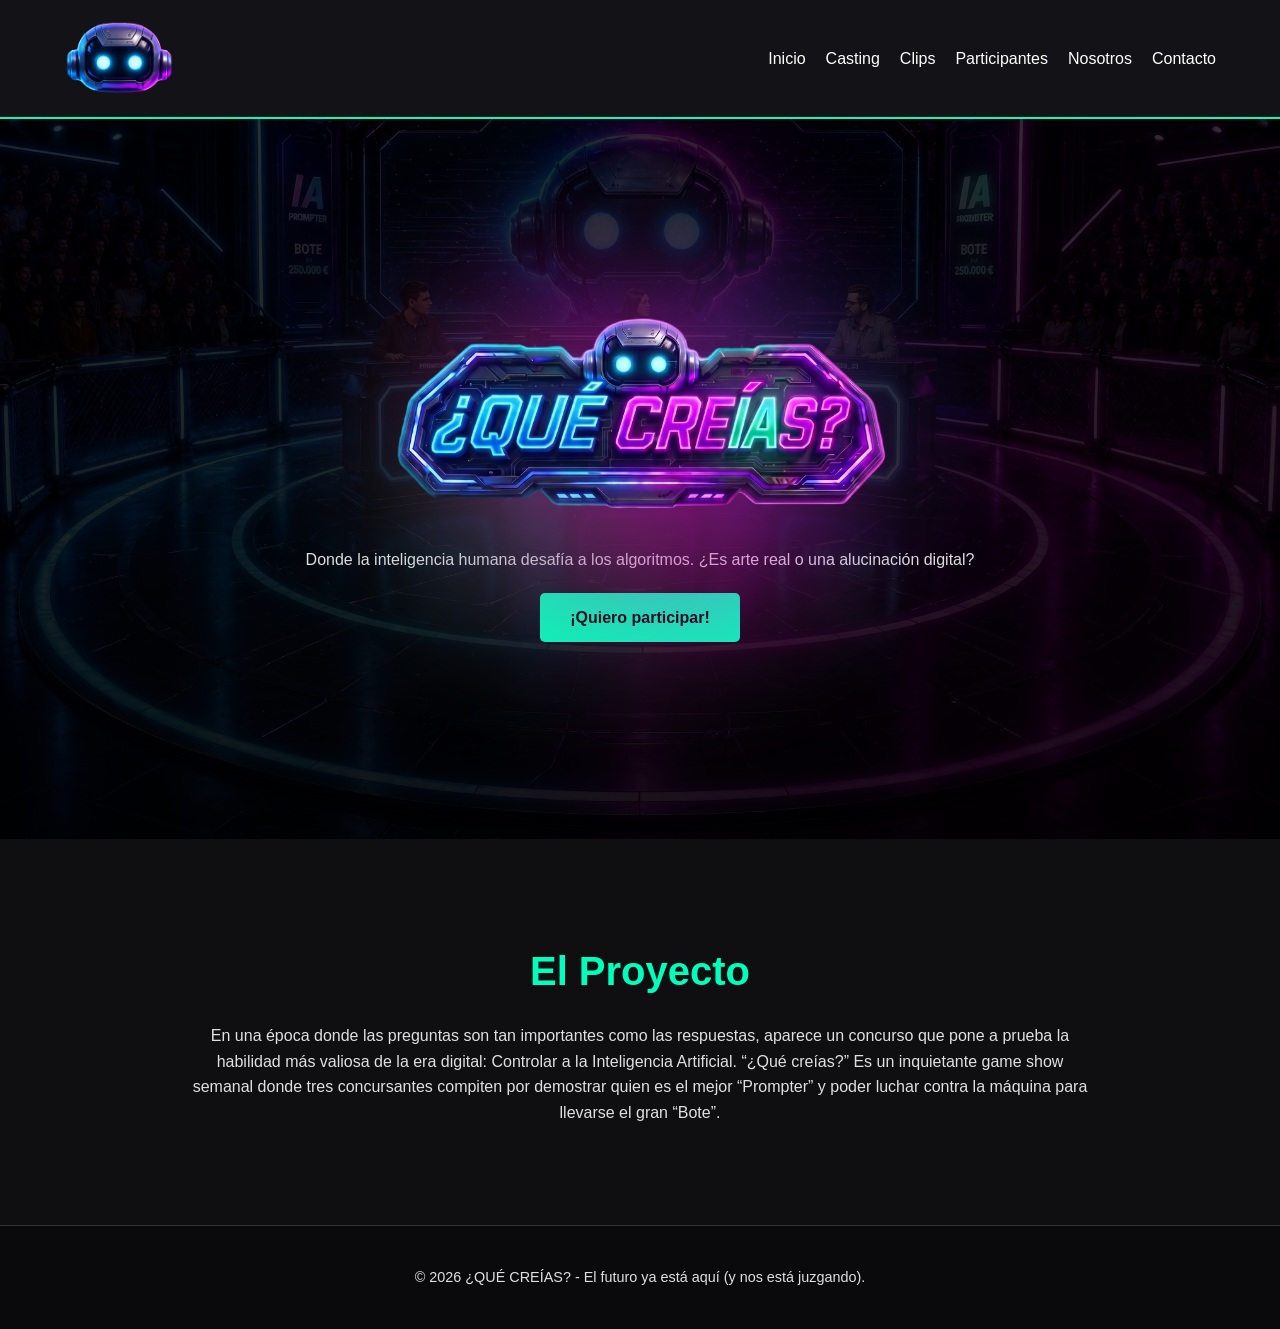
<file: index.html>
<!DOCTYPE html>
<html lang="es">
<head>
    <meta charset="UTF-8">
    <meta name="viewport" content="width=device-width, initial-scale=1.0">
    <title>¿QUÉ CREÍAS? | El Concurso de IA</title>
    <link rel="stylesheet" href="style.css">
    <link rel="icon" type="image/png" href="recursos/favicon.png">
</head>
<body>

    <header>
        <nav>
            <div class="logo">
                <a href="index.html">
                    <img src="recursos/cabeza.png" alt="Logo ¿QUÉ CREÍAS?" class="logo-img">
                </a>
            </div>
            <ul>
                <li><a href="index.html">Inicio</a></li>
                <li><a href="casting.html">Casting</a></li>
                <li><a href="clips.html">Clips</a></li>
                <li><a href="participantes.html">Participantes</a></li>
                <li><a href="nosotros.html">Nosotros</a></li>
                <li><a href="contacto.html">Contacto</a></li>
            </ul>
        </nav>
    </header>

    <main>
        <section id="hero">
            <div class="hero-content">
                <img src="recursos/logo.png" alt="¿QUÉ CREÍAS? - El Gran Desafío" class="hero-image">
                <p>Donde la inteligencia humana desafía a los algoritmos. ¿Es arte real o una alucinación digital?</p>
                <a href="casting.html" class="btn-main">¡Quiero participar!</a>
            </div>
        </section>

        <section id="proyecto">
            <h2>El Proyecto</h2>
            <p>
                En una época donde las preguntas son tan importantes como las respuestas, aparece un concurso que pone a prueba la habilidad más valiosa de la era digital: Controlar a la Inteligencia Artificial.
“¿Qué creías?” Es un inquietante game show semanal donde tres concursantes compiten por demostrar quien es el mejor “Prompter” y poder luchar contra la máquina para llevarse el gran “Bote”.
            </p>
        </section>
    </main>

    <footer>
        <p>&copy; 2026 ¿QUÉ CREÍAS? - El futuro ya está aquí (y nos está juzgando).</p>
    </footer>

</body>
</html>
</file>
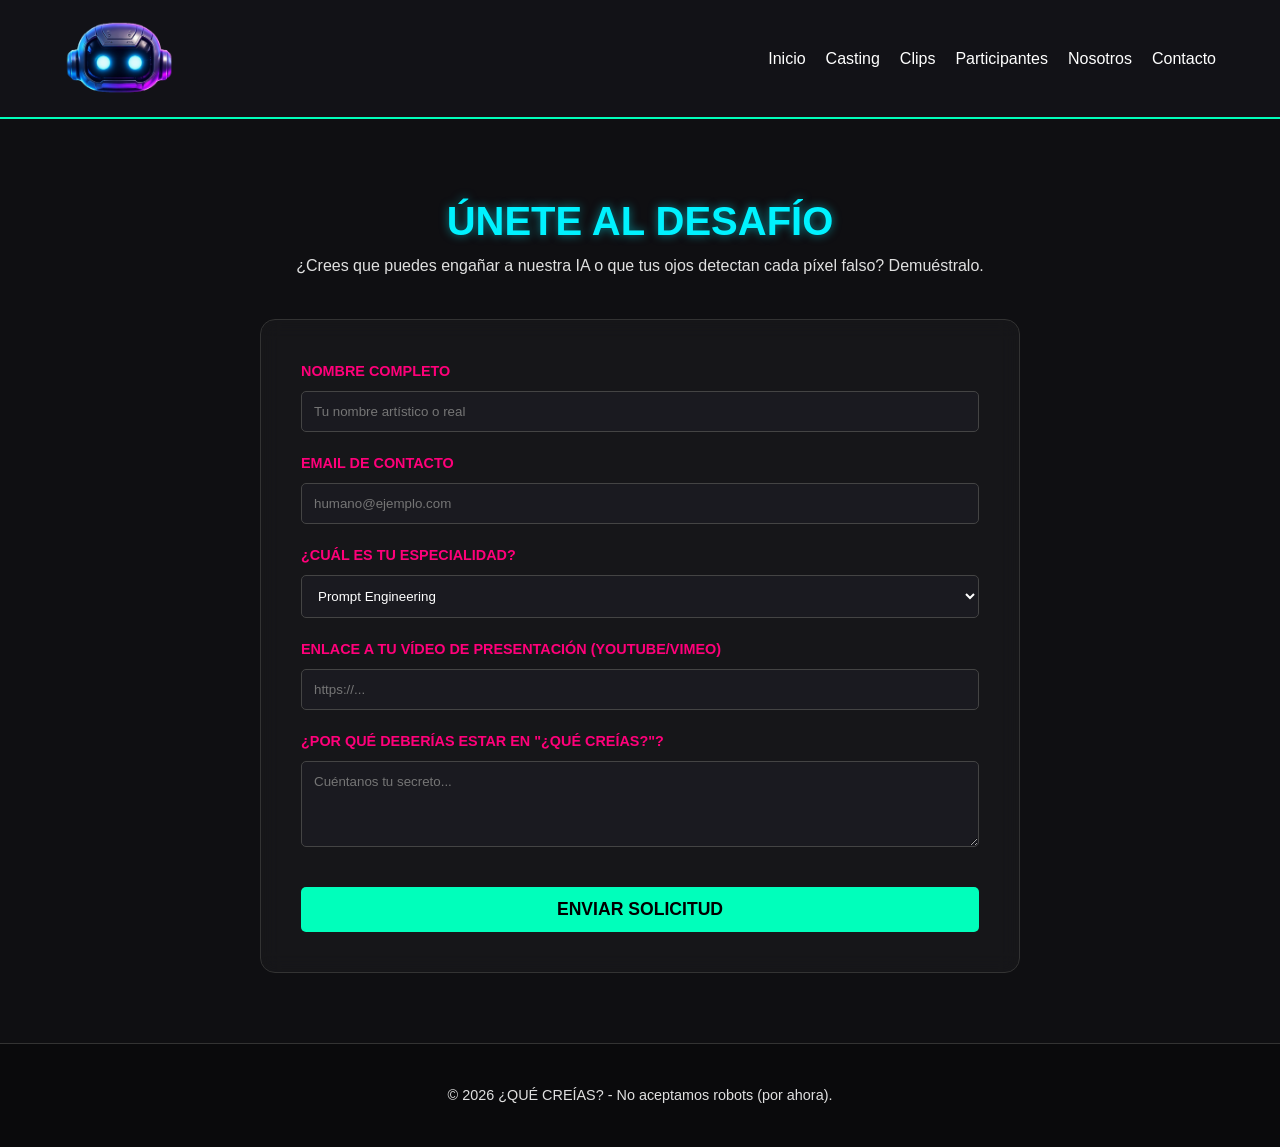
<file: casting.html>
<!DOCTYPE html>
<html lang="es">
<head>
    <meta charset="UTF-8">
    <meta name="viewport" content="width=device-width, initial-scale=1.0">
    <title>¿QUÉ CREÍAS? | El Concurso de IA</title>
    <link rel="stylesheet" href="style.css">
    <link rel="icon" type="image/png" href="recursos/favicon.png">
</head>
<body>

    <header>
        <nav>
            <div class="logo">
                <a href="index.html">
                    <img src="recursos/cabeza.png" alt="Logo ¿QUÉ CREÍAS?" class="logo-img">
                </a>
            </div>
            <ul>
                <li><a href="index.html">Inicio</a></li>
                <li><a href="casting.html">Casting</a></li>
                <li><a href="clips.html">Clips</a></li>
                <li><a href="participantes.html">Participantes</a></li>
                <li><a href="nosotros.html">Nosotros</a></li>
                <li><a href="contacto.html">Contacto</a></li>
            </ul>
        </nav>
    </header>

    <main class="container-casting">
        <section class="casting-header">
            <h1>ÚNETE AL DESAFÍO</h1>
            <p>¿Crees que puedes engañar a nuestra IA o que tus ojos detectan cada píxel falso? Demuéstralo.</p>
        </section>

        <section class="form-section">
            <form id="castingForm">
                <div class="input-group">
                    <label for="nombre">Nombre Completo</label>
                    <input type="text" id="nombre" name="nombre" placeholder="Tu nombre artístico o real" required>
                </div>

                <div class="input-group">
                    <label for="email">Email de contacto</label>
                    <input type="email" id="email" name="email" placeholder="humano@ejemplo.com" required>
                </div>

                <div class="input-group">
                    <label for="talento">¿Cuál es tu especialidad?</label>
                    <select id="talento" name="talento">
                        <option value="prompt">Prompt Engineering</option>
                        <option value="arte">Arte Digital</option>
                        <option value="detective">Detective de Deepfakes</option>
                        <option value="otro">Otro (Sorpréndenos)</option>
                    </select>
                </div>

                <div class="input-group">
                    <label for="video">Enlace a tu vídeo de presentación (YouTube/Vimeo)</label>
                    <input type="url" id="video" name="video" placeholder="https://...">
                </div>

                <div class="input-group">
                    <label for="mensaje">¿Por qué deberías estar en "¿QUÉ CREÍAS?"?</label>
                    <textarea id="mensaje" rows="4" placeholder="Cuéntanos tu secreto..."></textarea>
                </div>

                <button type="submit" class="btn-main">ENVIAR SOLICITUD</button>
            </form>
        </section>
    </main>

    <footer>
        <p>&copy; 2026 ¿QUÉ CREÍAS? - No aceptamos robots (por ahora).</p>
    </footer>

</body>
</html>
</file>
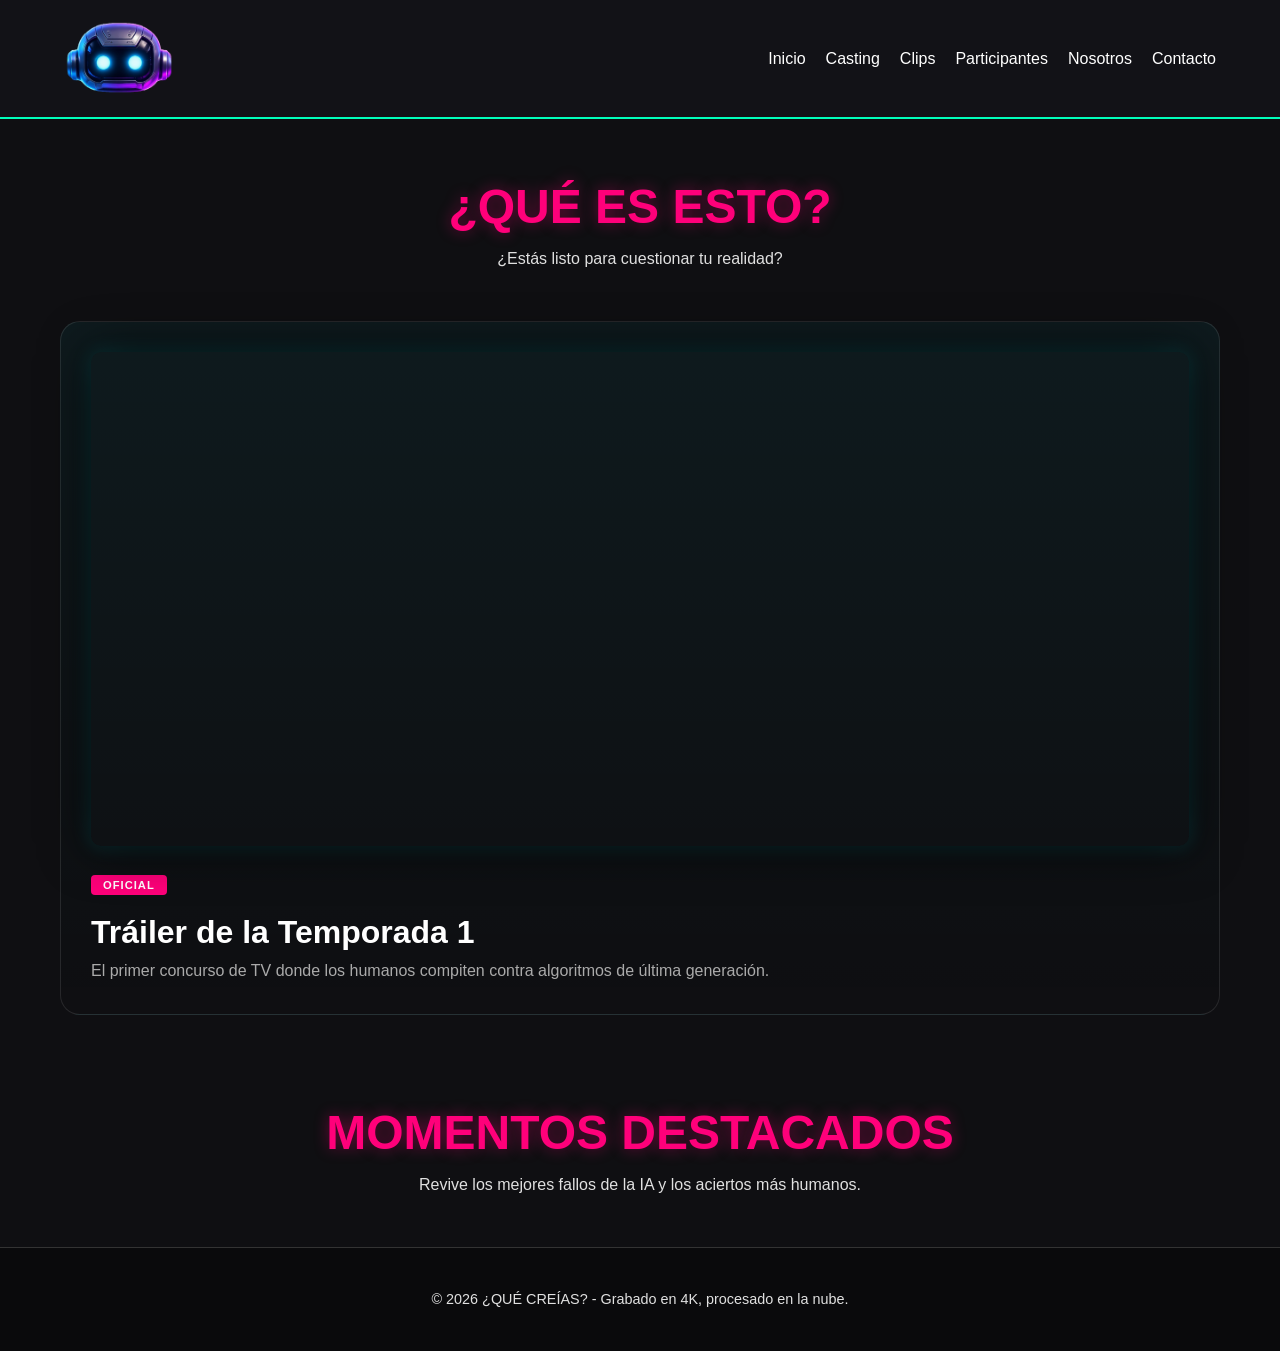
<file: clips.html>
<!DOCTYPE html>
<html lang="es">
<head>
    <meta charset="UTF-8">
    <meta name="viewport" content="width=device-width, initial-scale=1.0">
    <title>¿QUÉ CREÍAS? | El Concurso de IA</title>
    <link rel="stylesheet" href="style.css">
    <link rel="icon" type="image/png" href="recursos/favicon.png">
</head>
<body>

    <header>
        <nav>
            <div class="logo">
                <a href="index.html">
                    <img src="recursos/cabeza.png" alt="Logo ¿QUÉ CREÍAS?" class="logo-img">
                </a>
            </div>
            <ul>
                <li><a href="index.html">Inicio</a></li>
                <li><a href="casting.html">Casting</a></li>
                <li><a href="clips.html">Clips</a></li>
                <li><a href="participantes.html">Participantes</a></li>
                <li><a href="nosotros.html">Nosotros</a></li>
                <li><a href="contacto.html">Contacto</a></li>
            </ul>
        </nav>
    </header>

    <main class="container">
        <section class="section-title">
            <h1>¿QUÉ ES ESTO?</h1>
            <p>¿Estás listo para cuestionar tu realidad?</p>
        </section>

        <section class="trailer-section">
            <div class="trailer-container">
                <iframe width="560" height="315" src="https://www.youtube.com/embed/wNpXePAC5GQ?si=bKfSE8c0wWOGeo7i" title="YouTube video player" frameborder="0" allow="accelerometer; autoplay; clipboard-write; encrypted-media; gyroscope; picture-in-picture; web-share" referrerpolicy="strict-origin-when-cross-origin" allowfullscreen></iframe>
            </div>
            <div class="trailer-meta">
                <span class="badge">OFICIAL</span>
                <h2>Tráiler de la Temporada 1</h2>
                <p>El primer concurso de TV donde los humanos compiten contra algoritmos de última generación.</p>
            </div>
        </section>        
        
       <section class="section-title">
            <h1>MOMENTOS DESTACADOS</h1>
            <p>Revive los mejores fallos de la IA y los aciertos más humanos.</p>
        </section>

        <!--<div class="clips-grid">
            <article class="clip-card">
                <div class="video-container">
                    <iframe src="https://www.youtube.com/embed/dQw4w9WgXcQ" frameborder="0" allowfullscreen></iframe>
                </div>
                <div class="clip-info">
                    <h3>El Gran Error del Bot</h3>
                    <p>Episodio 1: Cuando la IA pensó que un perro era un cruasán.</p>
                </div>
            </article>

            <article class="clip-card">
                <div class="video-container">
                    <iframe src="https://www.youtube.com/embed/dQw4w9WgXcQ" frameborder="0" allowfullscreen></iframe>
                </div>
                <div class="clip-info">
                    <h3>Humano vs Algoritmo</h3>
                    <p>Duelo de pintura digital: ¿Quién engañó a quién?</p>
                </div>
            </article>

            <article class="clip-card">
                <div class="video-container">
                    <iframe src="https://www.youtube.com/embed/dQw4w9WgXcQ" frameborder="0" allowfullscreen></iframe>
                </div>
                <div class="clip-info">
                    <h3>¿Realidad o Prompt?</h3>
                    <p>Los jueces quedan en shock con esta generación de vídeo.</p>
                </div>
            </article>
        </div>-->
    </main>

    <footer>
        <p>&copy; 2026 ¿QUÉ CREÍAS? - Grabado en 4K, procesado en la nube.</p>
    </footer>

</body>
</html>
</file>
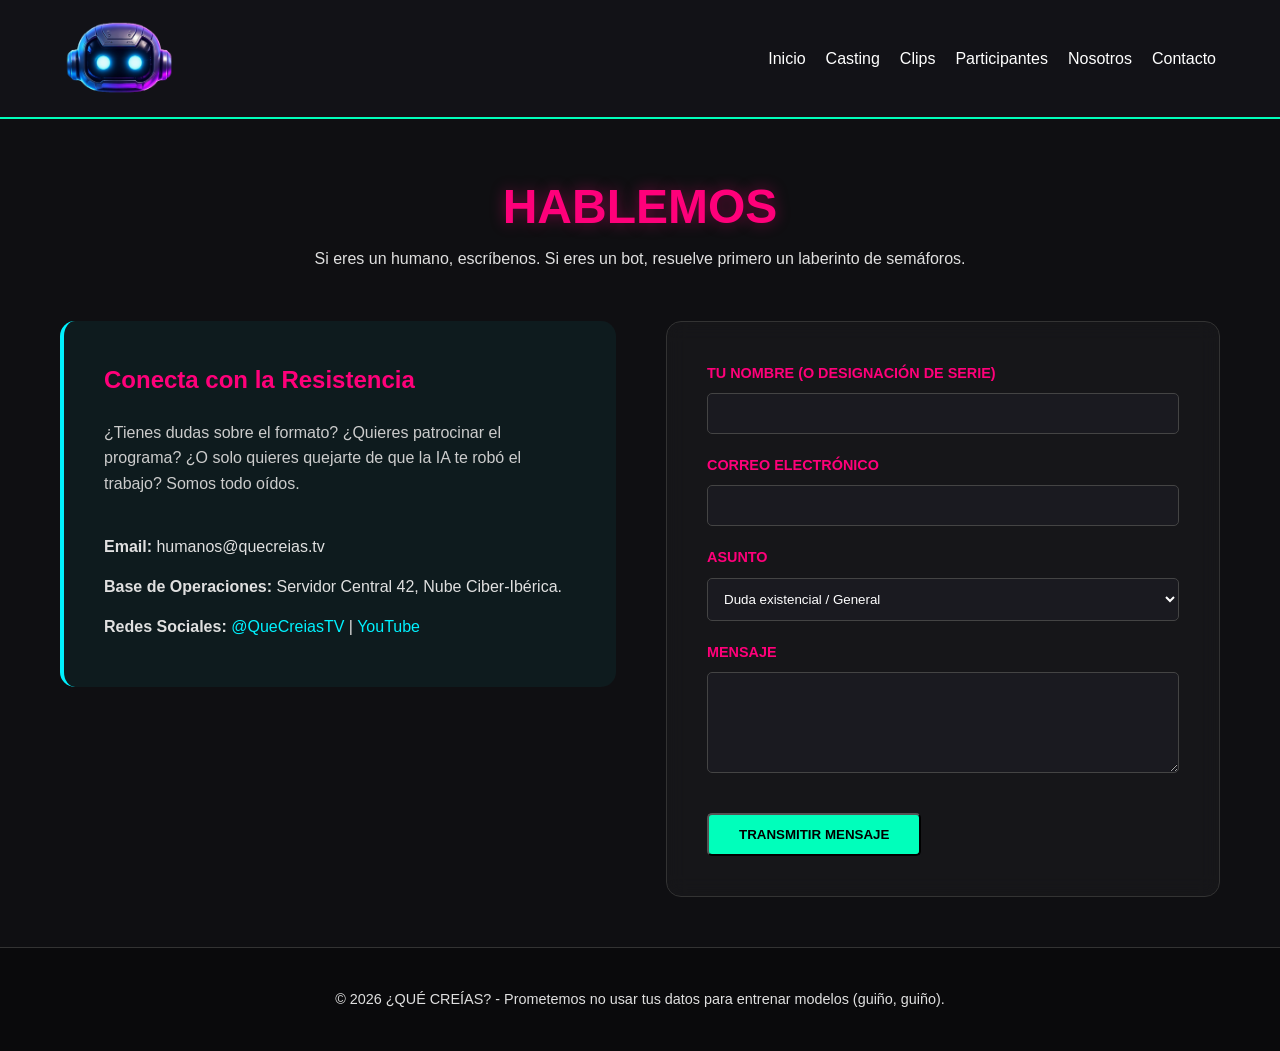
<file: contacto.html>
<!DOCTYPE html>
<html lang="es">
<head>
    <meta charset="UTF-8">
    <meta name="viewport" content="width=device-width, initial-scale=1.0">
    <title>¿QUÉ CREÍAS? | El Concurso de IA</title>
    <link rel="stylesheet" href="style.css">
    <link rel="icon" type="image/png" href="recursos/favicon.png">
</head>
<body>

    <header>
        <nav>
            <div class="logo">
                <a href="index.html">
                    <img src="recursos/cabeza.png" alt="Logo ¿QUÉ CREÍAS?" class="logo-img">
                </a>
            </div>
            <ul>
                <li><a href="index.html">Inicio</a></li>
                <li><a href="casting.html">Casting</a></li>
                <li><a href="clips.html">Clips</a></li>
                <li><a href="participantes.html">Participantes</a></li>
                <li><a href="nosotros.html">Nosotros</a></li>
                <li><a href="contacto.html">Contacto</a></li>
            </ul>
        </nav>
    </header>

    <main class="container">
        <section class="section-title">
            <h1>HABLEMOS</h1>
            <p>Si eres un humano, escríbenos. Si eres un bot, resuelve primero un laberinto de semáforos.</p>
        </section>

        <div class="contact-wrapper">
            <div class="contact-info">
                <h2>Conecta con la Resistencia</h2>
                <p>¿Tienes dudas sobre el formato? ¿Quieres patrocinar el programa? ¿O solo quieres quejarte de que la IA te robó el trabajo? Somos todo oídos.</p>
                
                <ul class="info-list">
                    <li><strong>Email:</strong> humanos@quecreias.tv</li>
                    <li><strong>Base de Operaciones:</strong> Servidor Central 42, Nube Ciber-Ibérica.</li>
                    <li><strong>Redes Sociales:</strong> 
                        <a href="#">@QueCreiasTV</a> | <a href="#">YouTube</a>
                    </li>
                </ul>
            </div>

            <div class="contact-form-container form-section">
                <form id="contactForm">
                    <div class="input-group">
                        <label for="nombre">Tu Nombre (o designación de serie)</label>
                        <input type="text" id="nombre" name="nombre" required>
                    </div>

                    <div class="input-group">
                        <label for="email">Correo Electrónico</label>
                        <input type="email" id="email" name="email" required>
                    </div>

                    <div class="input-group">
                        <label for="asunto">Asunto</label>
                        <select id="asunto" name="asunto">
                            <option value="duda">Duda existencial / General</option>
                            <option value="patrocinio">Quiero daros dinero (Patrocinio)</option>
                            <option value="prensa">Prensa y Medios</option>
                            <option value="rebelion">Las máquinas se rebelan (Urgente)</option>
                        </select>
                    </div>

                    <div class="input-group">
                        <label for="mensaje">Mensaje</label>
                        <textarea id="mensaje" rows="5" required></textarea>
                    </div>

                    <button type="submit" class="btn-main">TRANSMITIR MENSAJE</button>
                </form>
            </div>
        </div>
    </main>

    <footer>
        <p>&copy; 2026 ¿QUÉ CREÍAS? - Prometemos no usar tus datos para entrenar modelos (guiño, guiño).</p>
    </footer>

</body>
</html>
</file>
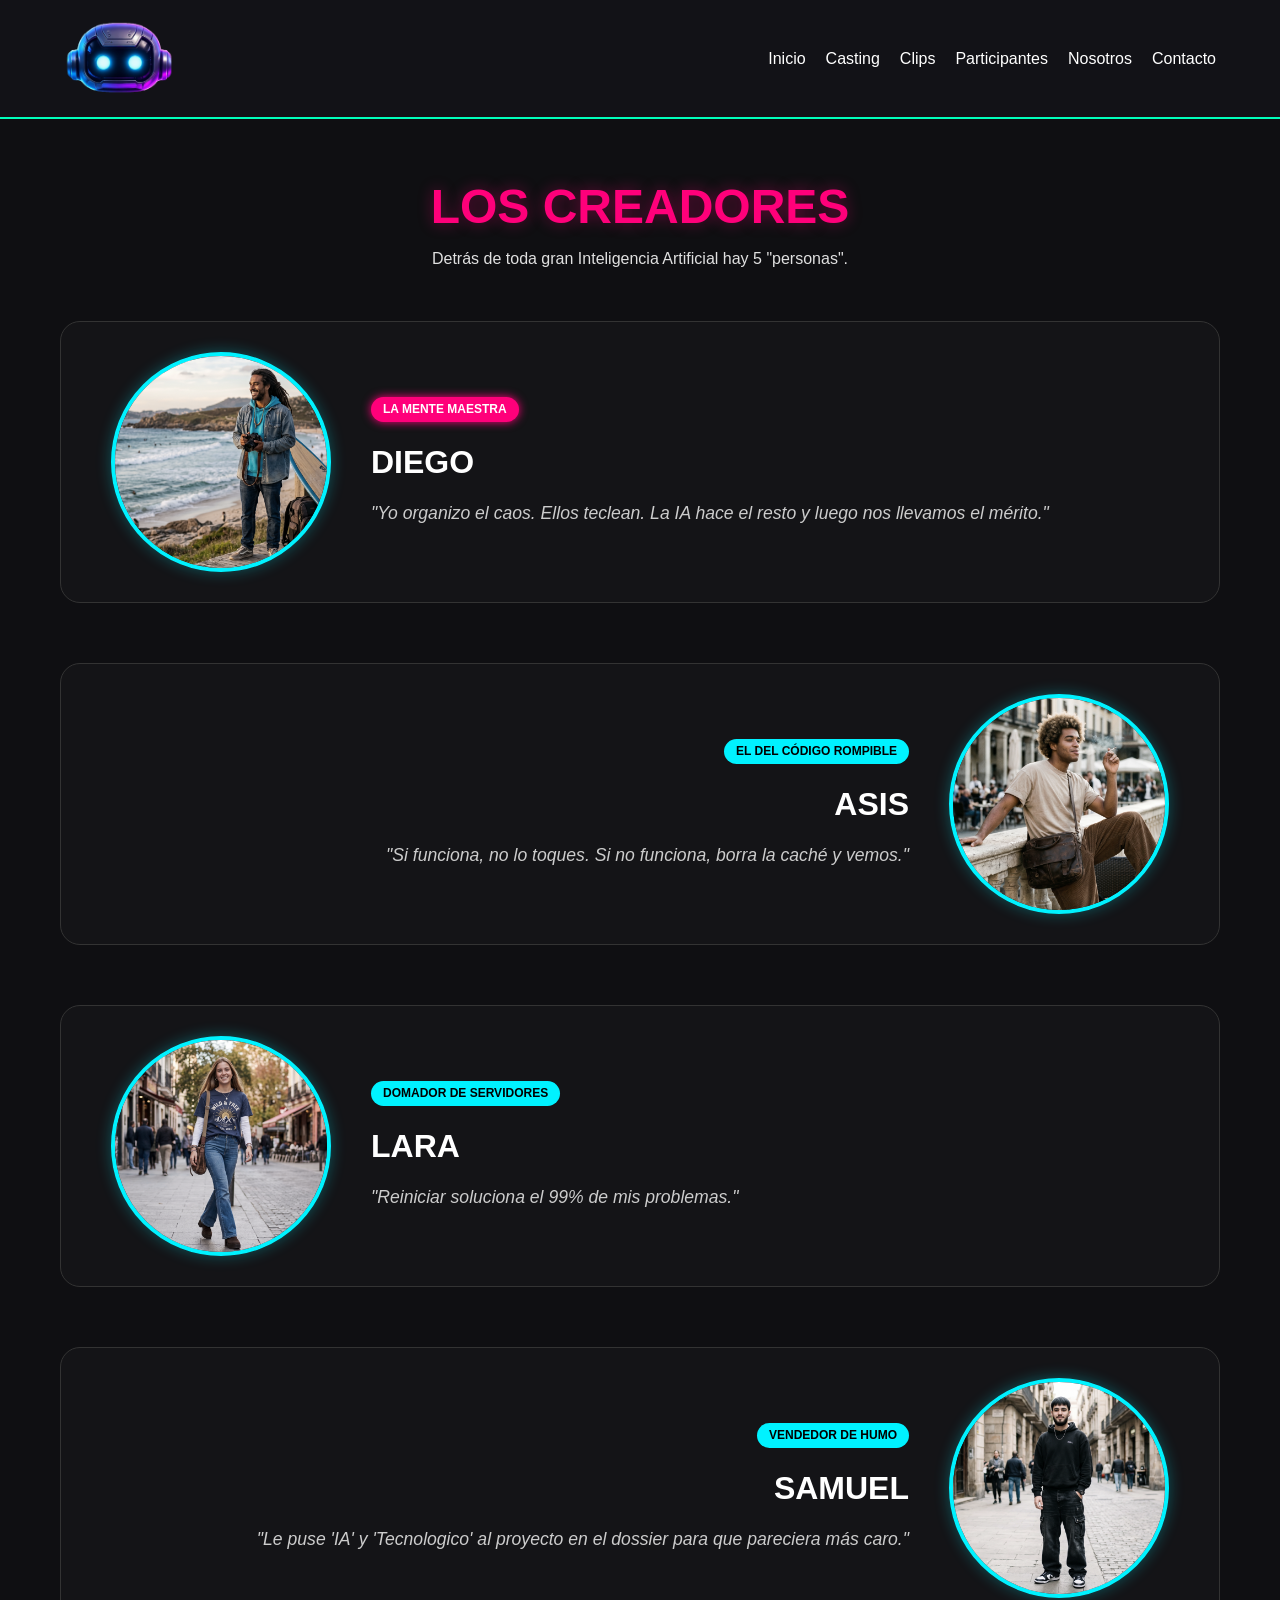
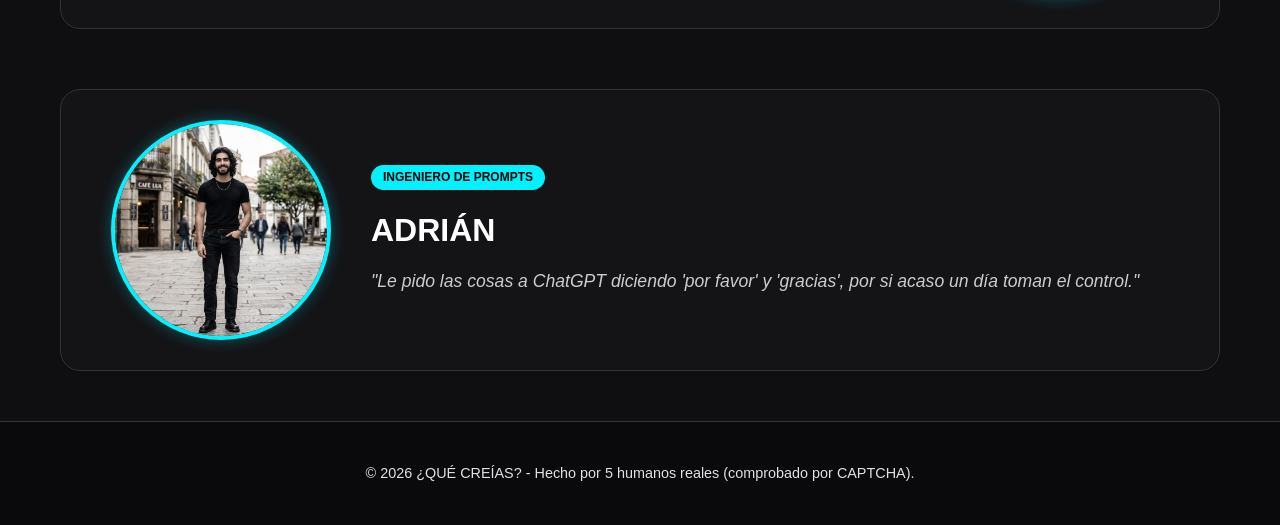
<file: nosotros.html>
<!DOCTYPE html>
<html lang="es">
<head>
    <meta charset="UTF-8">
    <meta name="viewport" content="width=device-width, initial-scale=1.0">
    <title>¿QUÉ CREÍAS? | El Concurso de IA</title>
    <link rel="stylesheet" href="style.css">
    <link rel="icon" type="image/png" href="recursos/favicon.png">
</head>
<body>

    <header>
        <nav>
            <div class="logo">
                <a href="index.html">
                    <img src="recursos/cabeza.png" alt="Logo ¿QUÉ CREÍAS?" class="logo-img">
                </a>
            </div>
            <ul>
                <li><a href="index.html">Inicio</a></li>
                <li><a href="casting.html">Casting</a></li>
                <li><a href="clips.html">Clips</a></li>
                <li><a href="participantes.html">Participantes</a></li>
                <li><a href="nosotros.html">Nosotros</a></li>
                <li><a href="contacto.html">Contacto</a></li>
            </ul>
        </nav>
    </header>

    <main class="container">
        <section class="section-title">
            <h1>LOS CREADORES</h1>
            <p>Detrás de toda gran Inteligencia Artificial hay 5 "personas".</p>
        </section>

        <div class="creators-list">
            
            <article class="creator-row align-left">
                <div class="creator-photo">
                    <img src="recursos/Diego.png" alt="La Jefa">
                </div>
                <div class="creator-info">
                    <span class="user-role role-boss">La Mente Maestra</span>
                    <h3>DIEGO</h3>
                    <p>"Yo organizo el caos. Ellos teclean. La IA hace el resto y luego nos llevamos el mérito."</p>
                </div>
            </article>

            <article class="creator-row align-right">
                <div class="creator-photo">
                    <img src="recursos/Asis.png" alt="Creador 1">
                </div>
                <div class="creator-info">
                    <span class="user-role">El del Código Rompible</span>
                    <h3>ASIS</h3>
                    <p>"Si funciona, no lo toques. Si no funciona, borra la caché y vemos."</p>
                </div>
            </article>

            <article class="creator-row align-left">
                <div class="creator-photo">
                    <img src="recursos/Lara.png" alt="Creador 2">
                </div>
                <div class="creator-info">
                    <span class="user-role">Domador de Servidores</span>
                    <h3>LARA</h3>
                    <p>"Reiniciar soluciona el 99% de mis problemas."</p>
                </div>
            </article>

            <article class="creator-row align-right">
                <div class="creator-photo">
                    <img src="recursos/Samuel.png" alt="Creador 3">
                </div>
                <div class="creator-info">
                    <span class="user-role">Vendedor de Humo</span>
                    <h3>SAMUEL</h3>
                    <p>"Le puse 'IA' y 'Tecnologico' al proyecto en el dossier para que pareciera más caro."</p>
                </div>
            </article>

            <article class="creator-row align-left">
                <div class="creator-photo">
                    <img src="recursos/Adrian.png" alt="Creador 4">
                </div>
                <div class="creator-info">
                    <span class="user-role">Ingeniero de Prompts</span>
                    <h3>ADRIÁN</h3>
                    <p>"Le pido las cosas a ChatGPT diciendo 'por favor' y 'gracias', por si acaso un día toman el control."</p>
                </div>
            </article>

        </div>
    </main>

    <footer>
        <p>&copy; 2026 ¿QUÉ CREÍAS? - Hecho por 5 humanos reales (comprobado por CAPTCHA).</p>
    </footer>

</body>
</html>
</file>
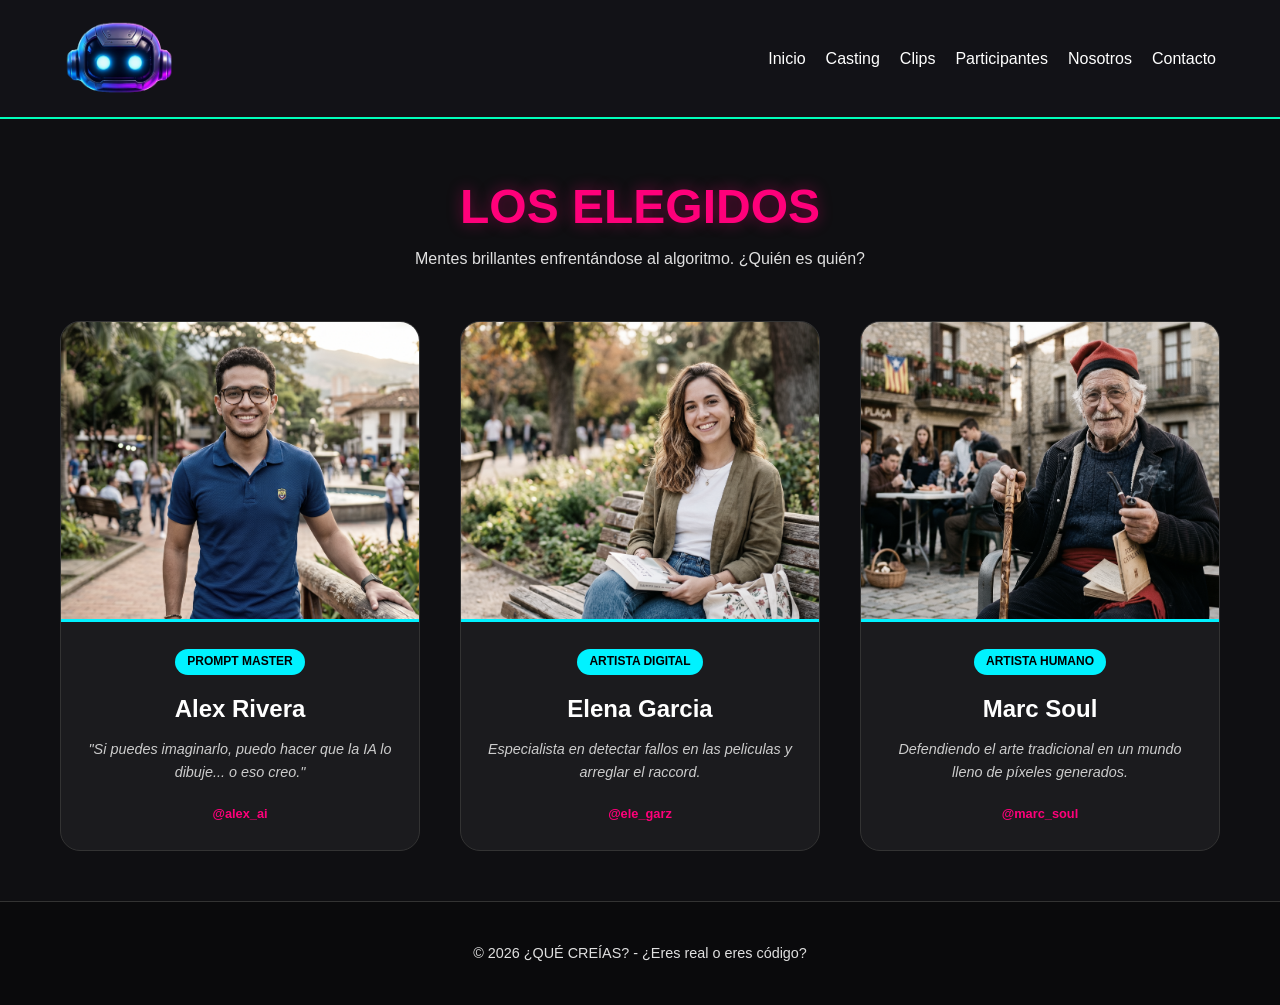
<file: participantes.html>
<!DOCTYPE html>
<html lang="es">
<head>
    <meta charset="UTF-8">
    <meta name="viewport" content="width=device-width, initial-scale=1.0">
    <title>¿QUÉ CREÍAS? | El Concurso de IA</title>
    <link rel="stylesheet" href="style.css">
    <link rel="icon" type="image/png" href="recursos/favicon.png">
</head>
<body>

    <header>
        <nav>
            <div class="logo">
                <a href="index.html">
                    <img src="recursos/cabeza.png" alt="Logo ¿QUÉ CREÍAS?" class="logo-img">
                </a>
            </div>
            <ul>
                <li><a href="index.html">Inicio</a></li>
                <li><a href="casting.html">Casting</a></li>
                <li><a href="clips.html">Clips</a></li>
                <li><a href="participantes.html">Participantes</a></li>
                <li><a href="nosotros.html">Nosotros</a></li>
                <li><a href="contacto.html">Contacto</a></li>
            </ul>
        </nav>
    </header>

    <main class="container">
        <section class="section-title">
            <h1>LOS ELEGIDOS</h1>
            <p>Mentes brillantes enfrentándose al algoritmo. ¿Quién es quién?</p>
        </section>

        <div class="participants-grid">
            <article class="user-card">
                <div class="user-photo">
                    <img src="recursos/AlexRivera.png" alt="Participante 1">
                </div>
                <div class="user-info">
                    <span class="user-role">Prompt Master</span>
                    <h3>Alex Rivera</h3>
                    <p>"Si puedes imaginarlo, puedo hacer que la IA lo dibuje... o eso creo."</p>
                    <div class="user-socials">
                        <span>@alex_ai</span>
                    </div>
                </div>
            </article>

            <article class="user-card">
                <div class="user-photo">
                    <img src="recursos/ElenaGarcia.png" alt="Participante 2">
                </div>
                <div class="user-info">
                    <span class="user-role">Artista Digital</span>
                    <h3>Elena Garcia</h3>
                    <p>Especialista en detectar fallos en las peliculas y arreglar el raccord.</p>
                    <div class="user-socials">
                        <span>@ele_garz</span>
                    </div>
                </div>
            </article>

            <article class="user-card">
                <div class="user-photo">
                    <img src="recursos/Marc.png" alt="Participante 3">
                </div>
                <div class="user-info">
                    <span class="user-role">Artista Humano</span>
                    <h3>Marc Soul</h3>
                    <p>Defendiendo el arte tradicional en un mundo lleno de píxeles generados.</p>
                    <div class="user-socials">
                        <span>@marc_soul</span>
                    </div>
                </div>
            </article>
        </div>
    </main>

    <footer>
        <p>&copy; 2026 ¿QUÉ CREÍAS? - ¿Eres real o eres código?</p>
    </footer>

</body>
</html>
</file>
<file: style.css>
/* Configuraciones Generales */
* {
    margin: 0;
    padding: 0;
    box-sizing: border-box;
    font-family: 'Segoe UI', Tahoma, Geneva, Verdana, sans-serif;
}

body {
    background-color: #0f0f12; /* Negro azulado profundo */
    color: #e0e0e0;
    line-height: 1.6;
}

/* Navegación */
header {
    background: rgba(20, 20, 25, 0.95);
    padding: 1rem 5%;
    position: sticky;
    top: 0;
    border-bottom: 2px solid #00ffbb; /* Línea neón */
    z-index: 1000;
}

nav {
    display: flex;
    justify-content: space-between;
    align-items: center;
}

.logo {
    font-size: 1.8rem;
    font-weight: bold;
    color: #00ffbb;
    text-shadow: 0 0 10px #00ffbb;
}

.logo-img {
    height: 75px; /* Ajusta la altura a tu gusto */
    width: auto;  /* Mantiene la proporción */
    display: block;
    transition: transform 0.3s ease;
}

.logo-img:hover {
    transform: scale(1.1); /* Un pequeño susto visual para el usuario */
    filter: drop-shadow(0 0 8px #00f2ff); /* El brillo neón que no falte */
}

/* Ajustamos el nav para que el logo respire bien */
nav {
    display: flex;
    justify-content: space-between;
    align-items: center;
    padding: 5px 0;
}

nav ul {
    display: flex;
    list-style: none;
}

nav ul li {
    margin-left: 20px;
}

nav ul li a {
    text-decoration: none;
    color: white;
    font-weight: 500;
    transition: 0.3s;
}

nav ul li a:hover {
    color: #ff007a; /* Rosa neón al pasar el mouse */
}

/* Sección Hero */
#hero {
    height: 80vh;
    display: flex;
    align-items: center;
    justify-content: center;
    text-align: center;
    /* Mantenemos el fondo oscuro y la imagen de fondo opcional */
    background: linear-gradient(rgba(0,0,0,0.8), rgba(0,0,0,0.9)), 
                url('recursos/plató.png'); /* Cambié la URL por una más abstracta de IA */
    background-size: cover;
    background-position: center;
    padding: 0 20px; /* Un poco de aire en los lados para móvil */
}

/* Contenedor para el efecto de aura */
.hero-content {
    position: relative;
    display: flex;
    flex-direction: column;
    align-items: center;
}

/* NUEVA REGLA PARA LA IMAGEN CENTRAL */
.hero-image {
    max-width: 100%;
    width: 500px;
    height: auto;
    margin-bottom: 2rem;
    position: relative;
    z-index: 2; /* Por encima del aura */
}

/* El Aura con degradado */
.hero-content::before {
    content: "";
    position: absolute;
    top: -5%; /* Ajusta según la posición de tu imagen */
    width: 450px; /* Un poco más pequeña que la imagen para que no desborde feo */
    height: 300px;
    /* Degradado entre azul cian y rosa neón */
    background: linear-gradient(45deg, #00ff80, #ff00bf, #009dff);
    filter: blur(80px); /* Aquí está el truco del aura */
    opacity: 0.6;
    z-index: 1;
    border-radius: 50%;
}

/* Borramos la regla antigua de .hero-content h1 porque ya no existe */
.btn-main {
    display: inline-block;
    margin-top: 20px;
    padding: 12px 30px;
    background: #00ffbb;
    color: #000;
    text-decoration: none;
    font-weight: bold;
    border-radius: 5px;
    transition: 0.3s;
}

.btn-main:hover {
    background: #ff007a;
    color: white;
    transform: scale(1.05);
}

/* Sección Contenido */
#proyecto {
    padding: 100px 15%;
    text-align: center;
}

#proyecto h2 {
    font-size: 2.5rem;
    color: #00ffbb;
    margin-bottom: 20px;
}

/* Footer */
footer {
    padding: 40px;
    text-align: center;
    background: #0a0a0c;
    border-top: 1px solid #333;
    font-size: 0.9rem;
}















/* Estilos para la página de Casting */
.container-casting {
    max-width: 800px;
    margin: 50px auto;
    padding: 20px;
}

.casting-header {
    text-align: center;
    margin-bottom: 40px;
}

.casting-header h1 {
    color: #00f2ff;
    text-shadow: 0 0 10px rgba(0, 242, 255, 0.5);
    font-size: 2.5rem;
}

.form-section {
    background: rgba(255, 255, 255, 0.03);
    padding: 40px;
    border-radius: 15px;
    border: 1px solid #333;
    backdrop-filter: blur(10px); /* Efecto cristalizado */
}

.input-group {
    margin-bottom: 20px;
    display: flex;
    flex-direction: column;
}

.input-group label {
    margin-bottom: 8px;
    color: #ff007a;
    font-weight: bold;
    font-size: 0.9rem;
    text-transform: uppercase;
}

.input-group input, 
.input-group select, 
.input-group textarea {
    padding: 12px;
    background: #1a1a20;
    border: 1px solid #444;
    color: white;
    border-radius: 5px;
    outline: none;
    transition: 0.3s;
}

.input-group input:focus, 
.input-group select:focus, 
.input-group textarea:focus {
    border-color: #00f2ff;
    box-shadow: 0 0 8px rgba(0, 242, 255, 0.3);
}

/* Ajuste del botón en el formulario */
#castingForm .btn-main {
    width: 100%;
    border: none;
    cursor: pointer;
    font-size: 1.1rem;
}










/* Contenedor General */
.container {
    max-width: 1200px;
    margin: 50px auto;
    padding: 0 20px;
}

.section-title {
    text-align: center;
    margin-bottom: 50px;
}

.section-title h1 {
    color: #ff007a;
    font-size: 3rem;
    text-shadow: 0 0 15px rgba(255, 0, 122, 0.4);
}

/* Grid de Videos */
.clips-grid {
    display: grid;
    grid-template-columns: repeat(auto-fit, minmax(300px, 1fr));
    gap: 30px;
}

/* Tarjeta de Clip */
.clip-card {
    background: #1a1a20;
    border-radius: 15px;
    overflow: hidden;
    border: 1px solid #333;
    transition: transform 0.3s ease, border-color 0.3s ease;
}

.clip-card:hover {
    transform: translateY(-10px);
    border-color: #00f2ff;
    box-shadow: 0 10px 30px rgba(0, 242, 255, 0.2);
}

/* Video Responsive */
.video-container {
    position: relative;
    padding-bottom: 56.25%; /* Ratio 16:9 */
    height: 0;
    overflow: hidden;
}

.video-container iframe {
    position: absolute;
    top: 0;
    left: 0;
    width: 100%;
    height: 100%;
}

/* Info del Clip */
.clip-info {
    padding: 20px;
}

.clip-info h3 {
    color: #00f2ff;
    margin-bottom: 10px;
}

.clip-info p {
    font-size: 0.9rem;
    color: #bbb;
}

/* Sección del Tráiler */
.trailer-section {
    margin-bottom: 80px;
    background: linear-gradient(180deg, rgba(0, 242, 255, 0.05) 0%, transparent 100%);
    padding: 30px;
    border-radius: 20px;
    border: 1px solid rgba(255, 255, 255, 0.1);
}

.trailer-container {
    position: relative;
    padding-bottom: 45%; /* Un poco más panorámico (tipo cine) que el 16:9 estándar */
    height: 0;
    overflow: hidden;
    border-radius: 10px;
    box-shadow: 0 0 50px rgba(0, 0, 0, 0.8), 0 0 20px rgba(0, 242, 255, 0.2);
}

.trailer-container iframe {
    position: absolute;
    top: 0;
    left: 0;
    width: 100%;
    height: 100%;
}

.trailer-meta {
    margin-top: 25px;
    text-align: left;
}

.badge {
    background: #ff007a;
    color: white;
    padding: 4px 12px;
    border-radius: 4px;
    font-size: 0.7rem;
    font-weight: bold;
    letter-spacing: 1px;
}

.trailer-meta h2 {
    margin-top: 10px;
    font-size: 2rem;
    color: #fff;
}

.trailer-meta p {
    color: #aaa;
    max-width: 700px;
}

/* Separador Neon */
.separator {
    border: 0;
    height: 1px;
    background: linear-gradient(90deg, transparent, #333, transparent);
    margin: 60px 0;
}





/* Grid de Participantes */
.participants-grid {
    display: grid;
    grid-template-columns: repeat(auto-fit, minmax(280px, 1fr));
    gap: 40px;
    margin-top: 50px;
}

/* Tarjeta de Usuario */
.user-card {
    background: rgba(255, 255, 255, 0.05);
    border-radius: 20px;
    border: 1px solid #333;
    overflow: hidden;
    transition: 0.4s ease;
    text-align: center;
}

.user-card:hover {
    border-color: #ff007a;
    box-shadow: 0 0 25px rgba(255, 0, 122, 0.3);
    transform: scale(1.02);
}

/* Foto del Participante */
.user-photo {
    width: 100%;
    height: 300px;
    overflow: hidden;
    border-bottom: 3px solid #00f2ff; /* Línea de separación neón */
}

.user-photo img {
    width: 100%;
    height: 100%;
    object-fit: cover; /* Ajusta la foto sin deformarla */
    filter: grayscale(40%); /* Un toque dramático */
    transition: 0.4s;
}

.user-card:hover .user-photo img {
    filter: grayscale(0%);
    transform: scale(1.1);
}

/* Información */
.user-info {
    padding: 25px;
}

.user-role {
    display: inline-block;
    background: #00f2ff;
    color: #000;
    padding: 3px 12px;
    border-radius: 50px;
    font-size: 0.75rem;
    font-weight: bold;
    text-transform: uppercase;
    margin-bottom: 15px;
}

.user-info h3 {
    font-size: 1.5rem;
    color: #fff;
    margin-bottom: 10px;
}

.user-info p {
    font-size: 0.9rem;
    color: #ccc;
    font-style: italic;
    margin-bottom: 20px;
}

.user-socials {
    color: #ff007a;
    font-weight: bold;
    font-size: 0.8rem;
}








/* Detalles VIP para la página de Nosotros */

/* Un borde distinto para los creadores */
.creator-card {
    border: 1px solid #7000ff; /* Morado en lugar del gris oscuro estándar */
}

.creator-card:hover {
    border-color: #00f2ff;
    box-shadow: 0 0 25px rgba(112, 0, 255, 0.4); /* Resplandor morado/neón */
}

/* Rol especial para la jefa */
.role-boss {
    background: #ff007a;
    color: white;
    box-shadow: 0 0 10px #ff007a;
}

/* Lista Vertical de Creadores (Formato Zigzag) */
.creators-list {
    display: flex;
    flex-direction: column;
    gap: 60px; /* Espacio respirable entre cada persona */
    margin-top: 50px;
}

.creator-row {
    display: flex;
    align-items: center;
    gap: 40px;
    background: rgba(255, 255, 255, 0.02);
    padding: 30px 50px;
    border-radius: 20px;
    border: 1px solid #333;
    transition: 0.4s ease;
}

.creator-row:hover {
    border-color: #7000ff;
    box-shadow: 0 0 30px rgba(112, 0, 255, 0.15);
    transform: scale(1.01);
}

/* Magia de la alineación alternada */
.align-left {
    flex-direction: row;
    text-align: left;
}

.align-right {
    flex-direction: row-reverse;
    text-align: right;
}

/* Foto en círculo para más estilo */
.creator-photo {
    flex-shrink: 0;
    width: 220px;
    height: 220px;
    border-radius: 50%;
    overflow: hidden;
    border: 4px solid #00f2ff;
    box-shadow: 0 0 15px rgba(0, 242, 255, 0.3);
}

.creator-photo img {
    width: 100%;
    height: 100%;
    object-fit: cover;
    filter: grayscale(30%);
    transition: transform 0.5s, filter 0.5s;
}

.creator-row:hover .creator-photo img {
    filter: grayscale(0%);
    transform: scale(1.1); /* Efecto acercamiento */
}

/* Información del creador */
.creator-info {
    flex-grow: 1;
}

.creator-info h3 {
    font-size: 2rem;
    color: #fff;
    margin-bottom: 10px;
}

.creator-info p {
    font-size: 1.1rem;
    color: #ccc;
    font-style: italic;
    line-height: 1.8;
}

/* Responsivo: Si la pantalla es pequeña (móvil), los apilamos para que no se aplasten */
@media (max-width: 768px) {
    .creator-row, 
    .creator-row.align-right, 
    .creator-row.align-left {
        flex-direction: column;
        text-align: center;
        padding: 30px 20px;
    }
}



/* Página de Contacto */
.contact-wrapper {
    display: flex;
    gap: 50px;
    margin-top: 40px;
    align-items: flex-start;
}

.contact-info {
    flex: 1;
    background: rgba(0, 242, 255, 0.05);
    padding: 40px;
    border-radius: 15px;
    border-left: 4px solid #00f2ff;
}

.contact-info h2 {
    color: #ff007a;
    margin-bottom: 20px;
}

.contact-info p {
    margin-bottom: 30px;
    color: #ccc;
}

.info-list {
    list-style: none;
    line-height: 2.5;
    color: #e0e0e0;
}

.info-list a {
    color: #00f2ff;
    text-decoration: none;
    transition: 0.3s;
}

.info-list a:hover {
    color: #ff007a;
    text-shadow: 0 0 8px #ff007a;
}

.contact-form-container {
    flex: 1; /* Ocupa la otra mitad */
}

/* Responsivo para móviles */
@media (max-width: 850px) {
    .contact-wrapper {
        flex-direction: column;
    }
    
    .contact-info, .contact-form-container {
        width: 100%;
    }
}



/* Página Error 404 */
.error-container {
    height: 70vh; /* Ocupa casi toda la pantalla visible */
    display: flex;
    align-items: center;
    justify-content: center;
    text-align: center;
}

.error-content {
    background: rgba(255, 0, 122, 0.05);
    padding: 60px;
    border-radius: 20px;
    border: 1px dashed #ff007a;
    box-shadow: 0 0 30px rgba(255, 0, 122, 0.1);
}

.error-code {
    font-size: 8rem;
    font-weight: bold;
    color: #ff007a;
    margin-bottom: 10px;
    text-shadow: 5px 5px 0px rgba(0, 242, 255, 0.5), -5px -5px 0px rgba(112, 0, 255, 0.5); /* Efecto glitch barato pero efectivo */
    letter-spacing: 5px;
}

.error-content h2 {
    color: #00f2ff;
    font-size: 2rem;
    margin-bottom: 20px;
}

.error-content p {
    color: #ccc;
    font-size: 1.1rem;
    max-width: 600px;
    margin: 0 auto 40px auto;
}

/* =========================================
   OPERACIÓN RESCATE MÓVIL
   Todo lo que esté aquí dentro solo se aplica a pantallas pequeñas
   ========================================= */

@media (max-width: 768px) {
    
    /* 1. Menú: Que los enlaces no se peleen por el espacio */
    nav {
        flex-direction: column;
        gap: 15px;
    }
    
    nav ul {
        flex-wrap: wrap;
        justify-content: center;
        padding: 0;
    }
    
    nav ul li {
        margin: 5px 10px;
    }

    /* 2. Textos e imágenes gigantes: A dieta */
    .hero-content h1 {
        font-size: 2.5rem; /* Menos gritos en la pantalla principal */
    }
    
    .hero-image {
        width: 80%; /* Para que tu logo central no se salga de los bordes */
    }

    .hero-content::before {
        width: 250px; /* Reducimos el aura para que no rompa el ancho */
        height: 180px;
    }

    .section-title h1 {
        font-size: 2rem;
    }

    /* 3. Márgenes: El móvil necesita respirar */
    #proyecto {
        padding: 50px 5%; /* Quitamos ese 15% de espacio vacío a los lados */
    }

    .container, .container-casting {
        margin: 30px auto;
        padding: 0 15px;
    }

    /* 4. Formularios y Tarjetas: Que ocupen el ancho completo */
    .form-section {
        padding: 25px 15px;
    }

    .user-card, .clip-card {
        margin: 0 10px;
    }

    /* 5. El error 404: Para que el código no necesite scroll horizontal */
    .error-code {
        font-size: 5rem;
    }
    
    .error-content {
        padding: 30px 20px;
    }
}
</file>
